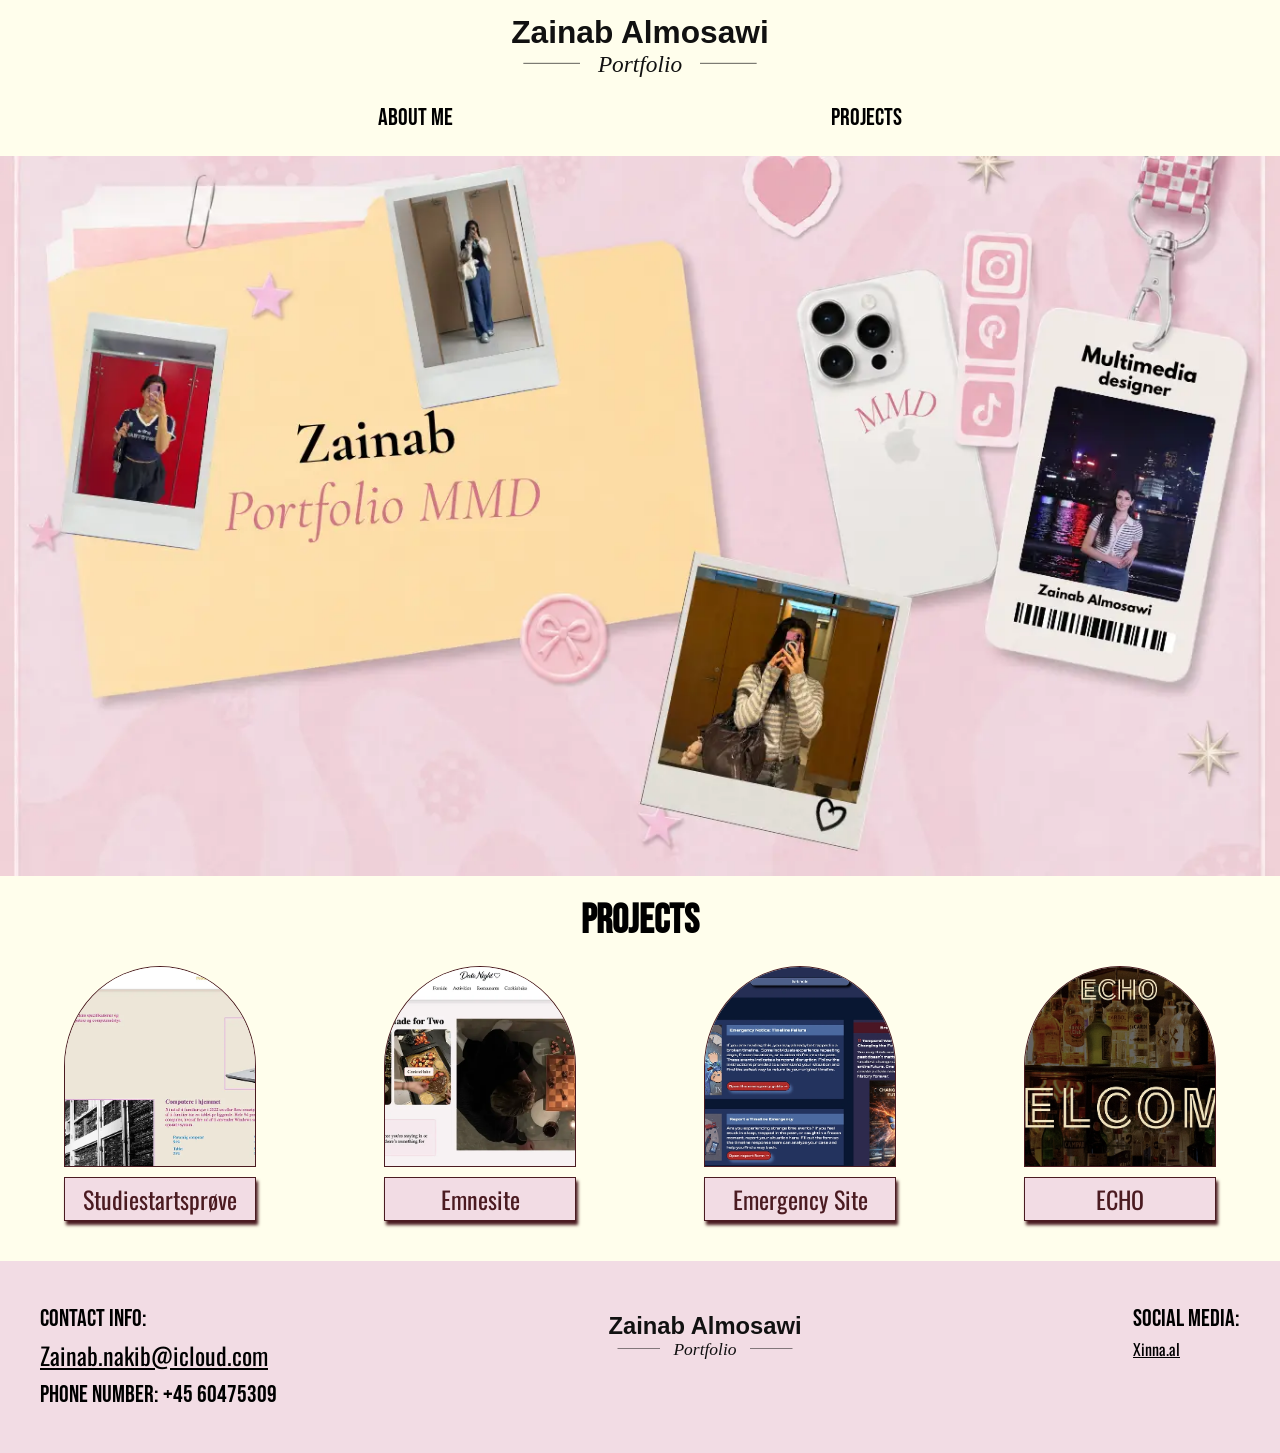
<file: index.html>
<!DOCTYPE html>
<html lang="en">

<head>
    <meta charset="UTF-8">
    <meta name="viewport" content="width=device-width, initial-scale=1.0">
    <title>podifolio</title>
    <link rel="stylesheet" href="css/style.css">
    <link rel="stylesheet" href="css/layout.css">
    <link rel="stylesheet" href="css/slide.css">
    <link rel="stylesheet" href="css/color.css">
</head>

<body>
    <header class="header_1">
        <nav>
            <div class="logo">
                <a href="index.html"><img src="tema 5 img/logo/Zainab_Almosawi_Transparent9_Logo.svg" alt="logo"></a>
            </div>

            <ul class="menu">
                <li><a href="aboutme.html">About me</a></li>

                <li class="dropDown"><a href="tema2.html">Projects</a>

                    <ul class="dropDownMenu">
                        <li><a href="tema2.html">Studiestartsprøve</a></li>
                        <li><a href="tema3.html">Emnesite</a></li>
                        <li><a href="tema4.html">Emergency Site</a></li>
                        <li><a href="tema5.html">ECHO</a></li>
                    </ul>
                </li>

            </ul>

            <button class="burger">
                <span class="line"></span>
                <span class="line"></span>
                <span class="line"></span>
            </button>
        </nav>

    </header>


    <main class="main_1">
        <div class="firstimg">
            <img src="tema 5 img/newimg/zainabfrontimg.webp" alt="">
        </div>
        <h1 class="index_h1">Projects</h1>

        <div class="slideshow-container">
            <div class="mySlides fade">
                <div class="img_curve">
                    <a href="tema2.html"><img src="tema 5 img/newimg/notsure.webp" alt="c2"></a>
                </div>
                <div class="text">
                    <a href="tema2.html">
                        <p>Studiestartsprøve</p>
                    </a>
                </div>
            </div>

            <div class="mySlides fade">
                <div class="img_curve">
                    <a href="tema3.html"><img src="tema 5 img/newimg/e1.webp" alt="e1"></a>
                </div>
                <div class="text">
                    <a href="tema3.html">
                        <p>Emnesite</p>
                    </a>
                </div>
            </div>

            <div class="mySlides fade">
                <div class="img_curve">
                    <a href="tema4.html"><img src="tema 5 img/newimg/m1.webp" alt="m1"></a>
                </div>
                <div class="text">
                    <a href="tema4.html">
                        <p>Emergency Site</p>
                    </a>
                </div>
            </div>

            <div class="mySlides fade">
                <div class="img_curve">
                    <a href="tema5.html"><img src="tema 5 img/newimg/echo1.webp" alt="echo1"></a>
                </div>
                <div class="text">
                    <a href="tema5.html">
                        <p>ECHO</p>
                    </a>
                </div>
            </div>
            <!-- Next and previous buttons -->
            <a class="prev" onclick="plusSlides(-1)">&#10094;</a>
            <a class="next" onclick="plusSlides(1)">&#10095;</a>
        </div>

        <!-- Next and previous buttons
        <a class="prev" onclick="plusSlides(-1)">&#10094;</a>
        <a class="next" onclick="plusSlides(1)">&#10095;</a>
 -->

        <!-- The dots/circles -->
        <div class="dots" style="text-align:center">
            <span class="dot" onclick="currentSlide(1)"></span>
            <span class="dot" onclick="currentSlide(2)"></span>
            <span class="dot" onclick="currentSlide(3)"></span>
            <span class="dot" onclick="currentSlide(4)"></span>

        </div>



    </main>


    <footer class="footer_1">
        <div>
            <p>Contact Info:</p>
            <p><a href="mailto:zainab.nakib@icloud.com">Zainab.nakib@icloud.com</a></p>
            <p> Phone number: +45 60475309</p>
        </div>

        <div class="blogo">
            <a href="index.html"><img src="tema 5 img/logo/Zainab_Almosawi_Transparent9_Logo.svg" alt="logo"></a>
        </div>

        <div>
            <p>Social media:</p>
            <a href="https://www.instagram.com/xinna.al/" target="_blank">Xinna.al </a>
        </div>
    </footer>
    <script src="js/menu.js"></script>
    <script src="js/slide.js"></script>
</body>

</html>
</file>
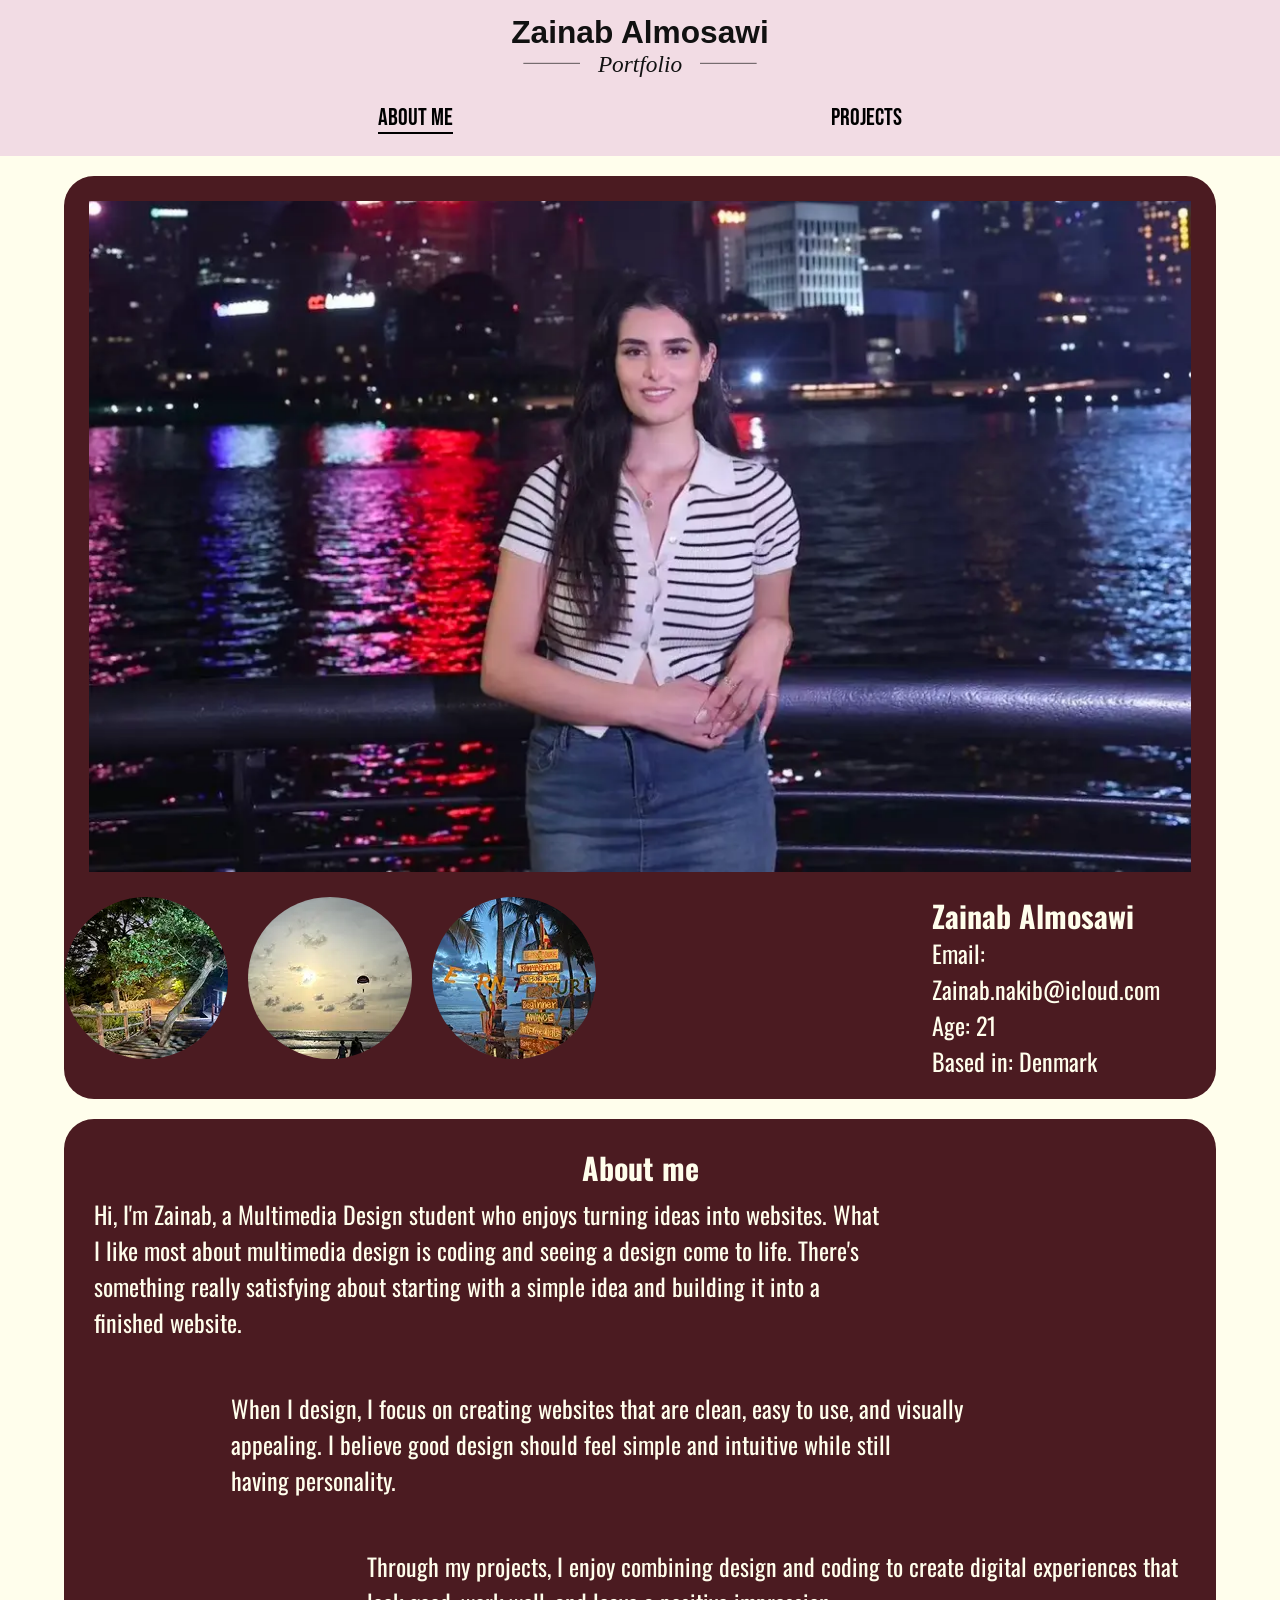
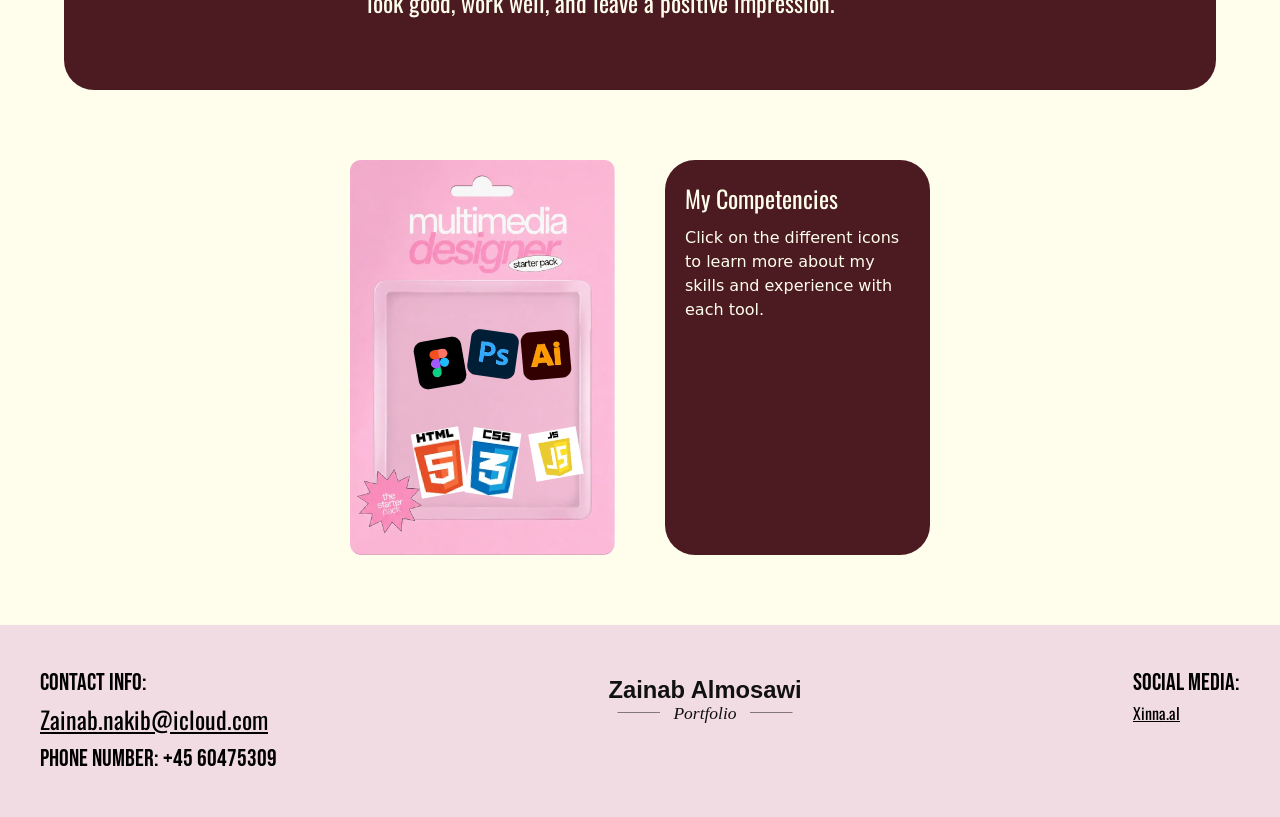
<file: aboutme.html>
<!DOCTYPE html>
<html lang="en">

<head>
    <meta charset="UTF-8">
    <meta name="viewport" content="width=device-width, initial-scale=1.0">
    <title>podifolio</title>
    <link rel="stylesheet" href="css/style.css">
    <link rel="stylesheet" href="css/layout.css">
    <link rel="stylesheet" href="css/slide.css">
    <link rel="stylesheet" href="css/color.css">
</head>

<body class="main_1">
    <header class="header_2">
        <nav>
            <div class="logo">
                <a href="index.html"><img src="tema 5 img/logo/Zainab_Almosawi_Transparent9_Logo.svg" alt="logo"></a>
            </div>

            <ul id="dropm" class="menu">
                <li class="active"><a href="aboutme.html">About me</a></li>

                <li class="dropDown"><a href="tema2.html">Projects</a>

                    <ul id="dropm" class="dropDownMenu">
                        <li><a href="tema2.html">Studiestartsprøve</a></li>
                        <li><a href="tema3.html">Emnesite</a></li>
                        <li><a href="tema4.html">Emergency Site</a></li>
                        <li><a href="tema5.html">ECHO</a></li>
                    </ul>
                </li>

            </ul>

            <button class="burger">
                <span class="line"></span>
                <span class="line"></span>
                <span class="line"></span>
            </button>
        </nav>

    </header>
    <main>
        <div class="big_red">
            <div class="red_img">
                <img src="tema 5 img/newimg/me.webp" alt="me">
            </div>

            <div class="grid_1-1">
                <div class="meimg">
                    <div>
                        <img src="tema 5 img/newimg/ab1.webp" alt="ab1">
                    </div>

                    <div>
                        <img src="tema 5 img/newimg/ab2.webp" alt="ab2">
                    </div>

                    <div>

                        <img src="tema 5 img/newimg/ab3.webp" alt="ab3">
                    </div>

                </div>
                <div class="info">
                    <h2>Zainab Almosawi</h2>
                    <p class="mail_me"> Email: <a href="mailto:zainab.nakib@icloud.com">Zainab.nakib@icloud.com</a></p>
                    <p>Age: 21</p>
                    <p>Based in: Denmark</p>
                </div>
            </div>
        </div>





        <div class="red_2">
            <h2>About me</h2>
            <div class="red_2_2">

                <div class="div_1">
                    <p>Hi, I'm Zainab, a Multimedia Design student who enjoys turning ideas into websites. What I like
                        most about multimedia
                        design is coding and seeing a design come to life. There's something really satisfying about
                        starting with a simple idea
                        and building it into a finished website.</p>
                </div>

                <div class="div_2">
                    <p>When I design, I focus on creating websites that are clean, easy to use, and visually appealing.
                        I
                        believe good design
                        should feel simple and intuitive while still having personality.</p>
                </div>

                <div class="div_3">
                    <p>Through my projects, I enjoy combining design and coding to create digital experiences that look
                        good, work well, and
                        leave a positive impression.</p>
                </div>
            </div>
        </div>



        <div>
            <!-- <h3 class="pac_h3">Click on the different icons to learn more about my skills and experience with each tool. -->
            </h3>
            <div class="design_pac">
                <div class="design_pack">
                    <img src="tema 5 img/newimg/designpac.webp" alt="design pack">

                    <img id="figma" class="icon figma" src="tema 5 img/newimg/figma.webp" alt="figma">
                    <img id="ps" class="icon ps" src="tema 5 img/newimg/ps.webp" alt="ps">
                    <img id="ai" class="icon ai" src="tema 5 img/newimg/ilo.webp" alt="illustrator">
                    <img id="html" class="icon html" src="tema 5 img/newimg/html.webp" alt="html">
                    <img id="css" class="icon css" src="tema 5 img/newimg/css.webp" alt="css">
                    <img id="js" class="icon js" src="tema 5 img/newimg/js.webp" alt="js">

                </div>
                <section class="info-text">

                    <article>
                        <p class="placeholder">My Competencies</p>
                    </article>
                    <aside id="efficiency" class="info-box"></aside>
                    <aside id="requirement" class="info-box">Click on the different icons to learn more about my skills
                        and experience with each tool.</aside>

                </section>
            </div>
        </div>



    </main>






    <footer class="footer_1">
        <div>
            <p>Contact Info:</p>
            <p><a href="mailto:zainab.nakib@icloud.com">Zainab.nakib@icloud.com</a></p>
            <p> Phone number: +45 60475309</p>
        </div>

        <div class="blogo">
            <a href="index.html"><img src="tema 5 img/logo/Zainab_Almosawi_Transparent9_Logo.svg" alt="logo"></a>
        </div>

        <div>
            <p>Social media:</p>
            <a class="insta" href="https://www.instagram.com/xinna.al/" target="_blank">Xinna.al </a>
        </div>
    </footer>
    <script src="js/menu.js"></script>
    <script src="js/slide.js"></script>
    <script src="js/design_pac.js"></script>
</body>

</html>
</file>
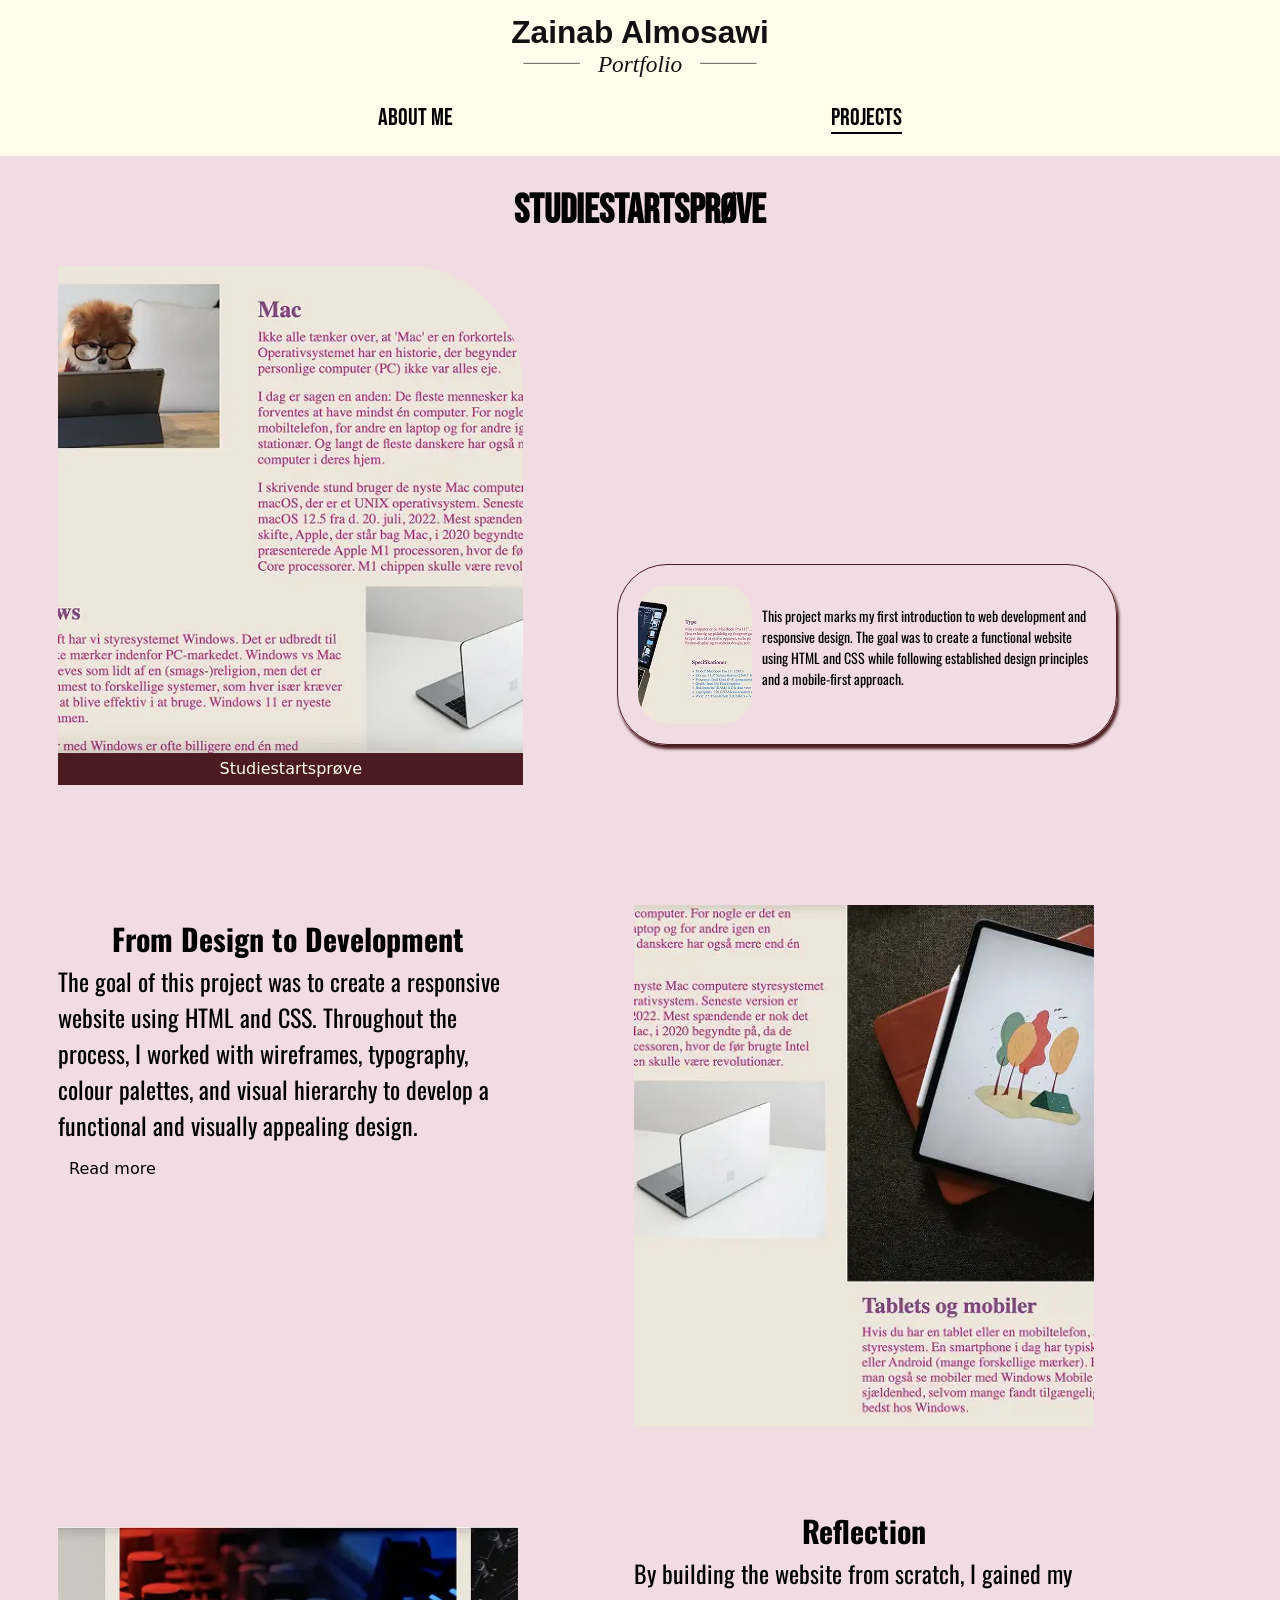
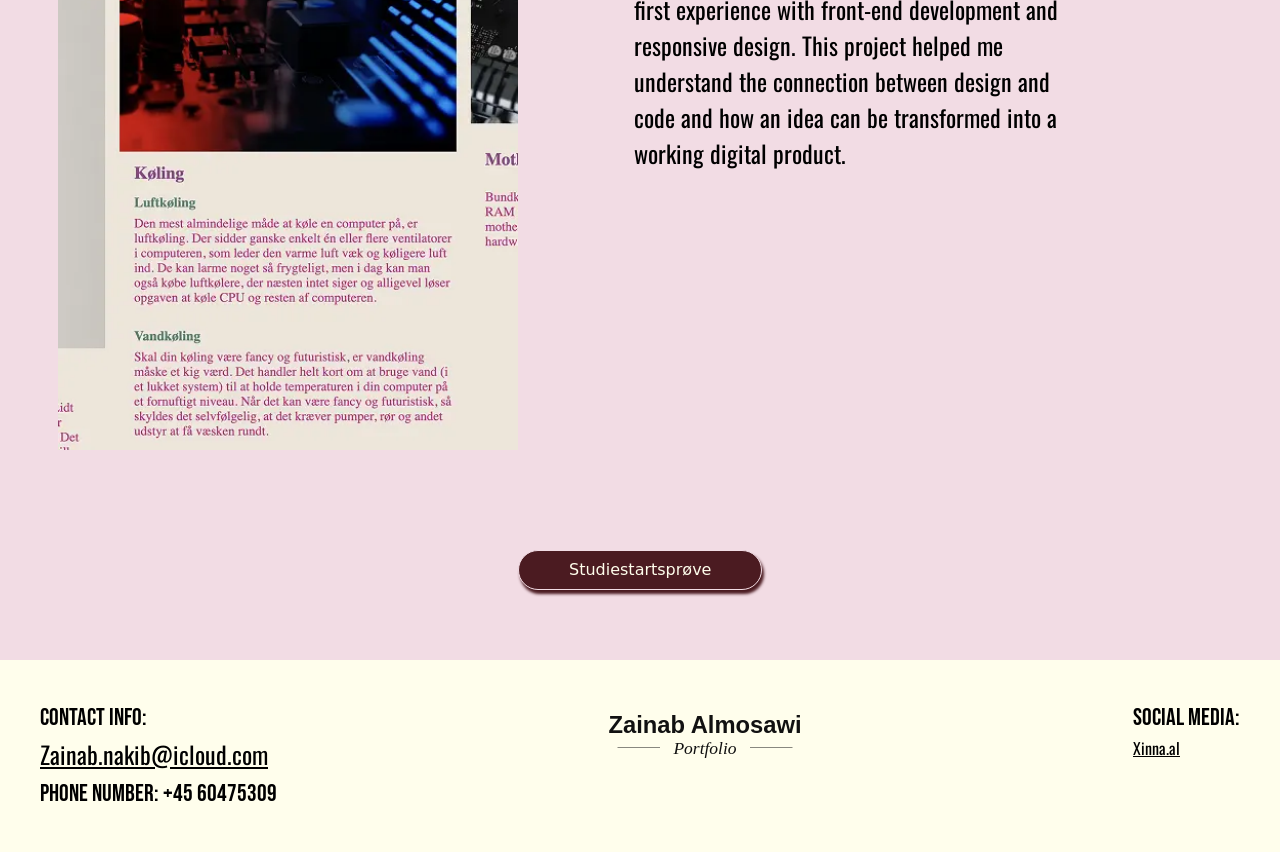
<file: tema2.html>
<!DOCTYPE html>
<html lang="en">

<head>
    <meta charset="UTF-8">
    <meta name="viewport" content="width=device-width, initial-scale=1.0">

    <title>tema2</title>
    <link rel="stylesheet" href="css/style.css">
    <link rel="stylesheet" href="css/layout.css">
    <link rel="stylesheet" href="css/color.css">
</head>

<body>
    <header class="header_1">
        <nav>
            <div class="logo">
                <a href="index.html"><img src="tema 5 img/logo/Zainab_Almosawi_Transparent9_Logo.svg" alt="logo"></a>
            </div>

            <ul class="menu">
                <li><a href="aboutme.html">About me</a></li>

                <li id="active" class="dropDown"><a href="tema2.html">Projects</a>

                    <ul class="dropDownMenu">
                        <li class="active"><a href="tema2.html">Studiestartsprøve</a></li>
                        <li><a href="tema3.html">Emnesite</a></li>
                        <li><a href="tema4.html">Emergency Site</a></li>
                        <li><a href="tema5.html">ECHO</a></li>
                    </ul>
                </li>

            </ul>

            <button class="burger">
                <span class="line"></span>
                <span class="line"></span>
                <span class="line"></span>
            </button>
        </nav>

    </header>


    <main class="main_2">
        <h1 class="h1_2">Studiestartsprøve</h1>
        <div class="ver1">
            <div class="ver1_2">
                <div class="imgver1">
                    <img src="tema 5 img/newimg/c2.webp" alt="c2">
                </div>

                <div class="link">
                    <a href="https://zaina1008.github.io/website_v1/" target="_blank">
                        <div>Studiestartsprøve</div>
                    </a>
                </div>
            </div>


            <div class="ver1_3">
                <div><img src="tema 5 img/newimg/c5.webp" alt="c5"></div>

                <div>
                    <p class="ver1_p">This project marks my first introduction to web development and responsive design.
                        The goal
                        was to create a functional
                        website using HTML and CSS while following established design principles and a mobile-first
                        approach.</p>
                </div>
            </div>

        </div>


        <div class="ver2">
            <div class="ver2_1"><img src="tema 5 img/newimg/c3.webp" alt="c3">
            </div>

            <div class="ver2_2">
                <h2>From Design to Development</h2>
                <p>The goal of this project was to create a responsive website using HTML and CSS. Throughout the
                    process, I worked with
                    wireframes, typography, colour palettes, and visual hierarchy to develop a functional and
                    visually
                    appealing design. <span id="dots"></span> <span id="more">By building the website from
                        scratch, I
                        gained my
                        first experience with front-end development
                        and
                        responsive design.
                        This project helped me understand the connection between design and code and how an idea can be
                        transformed into a
                        working digital product.</span></p>
                <button onclick="myFunction()" id="myBtn">Read more</button>

            </div>
        </div>



        <div class="ver2">
            <div class="ver2_1_1"><img src="tema 5 img/newimg/c4.webp" alt="c4">
            </div>

            <div class="ver2_2_2">
                <h2>Reflection</h2>
                <p>By building the website from scratch, I gained my first experience with front-end development and
                    responsive design.
                    This project helped me understand the connection between design and code and how an idea can be
                    transformed into a
                    working digital product.
                </p>

            </div>
        </div>

        <div class="link_2">
            <a href="https://zaina1008.github.io/website_v1/" target="_blank">Studiestartsprøve</a>
        </div>

    </main>



    <footer class="footer_2">
        <div>
            <p>Contact Info:</p>
            <p><a href="mailto:zainab.nakib@icloud.com">Zainab.nakib@icloud.com</a></p>
            <p> Phone number: +45 60475309</p>
        </div>

        <div class="blogo">
            <a href="index.html"><img src="tema 5 img/logo/Zainab_Almosawi_Transparent9_Logo.svg" alt="logo"></a>
        </div>

        <div>
            <p>Social media:</p>
            <a href="https://www.instagram.com/xinna.al/" target="_blank">Xinna.al </a>
        </div>
    </footer>
    <script src="js/menu.js"></script>
    <script src="js/readmore.js"></script>
</body>

</html>
</file>
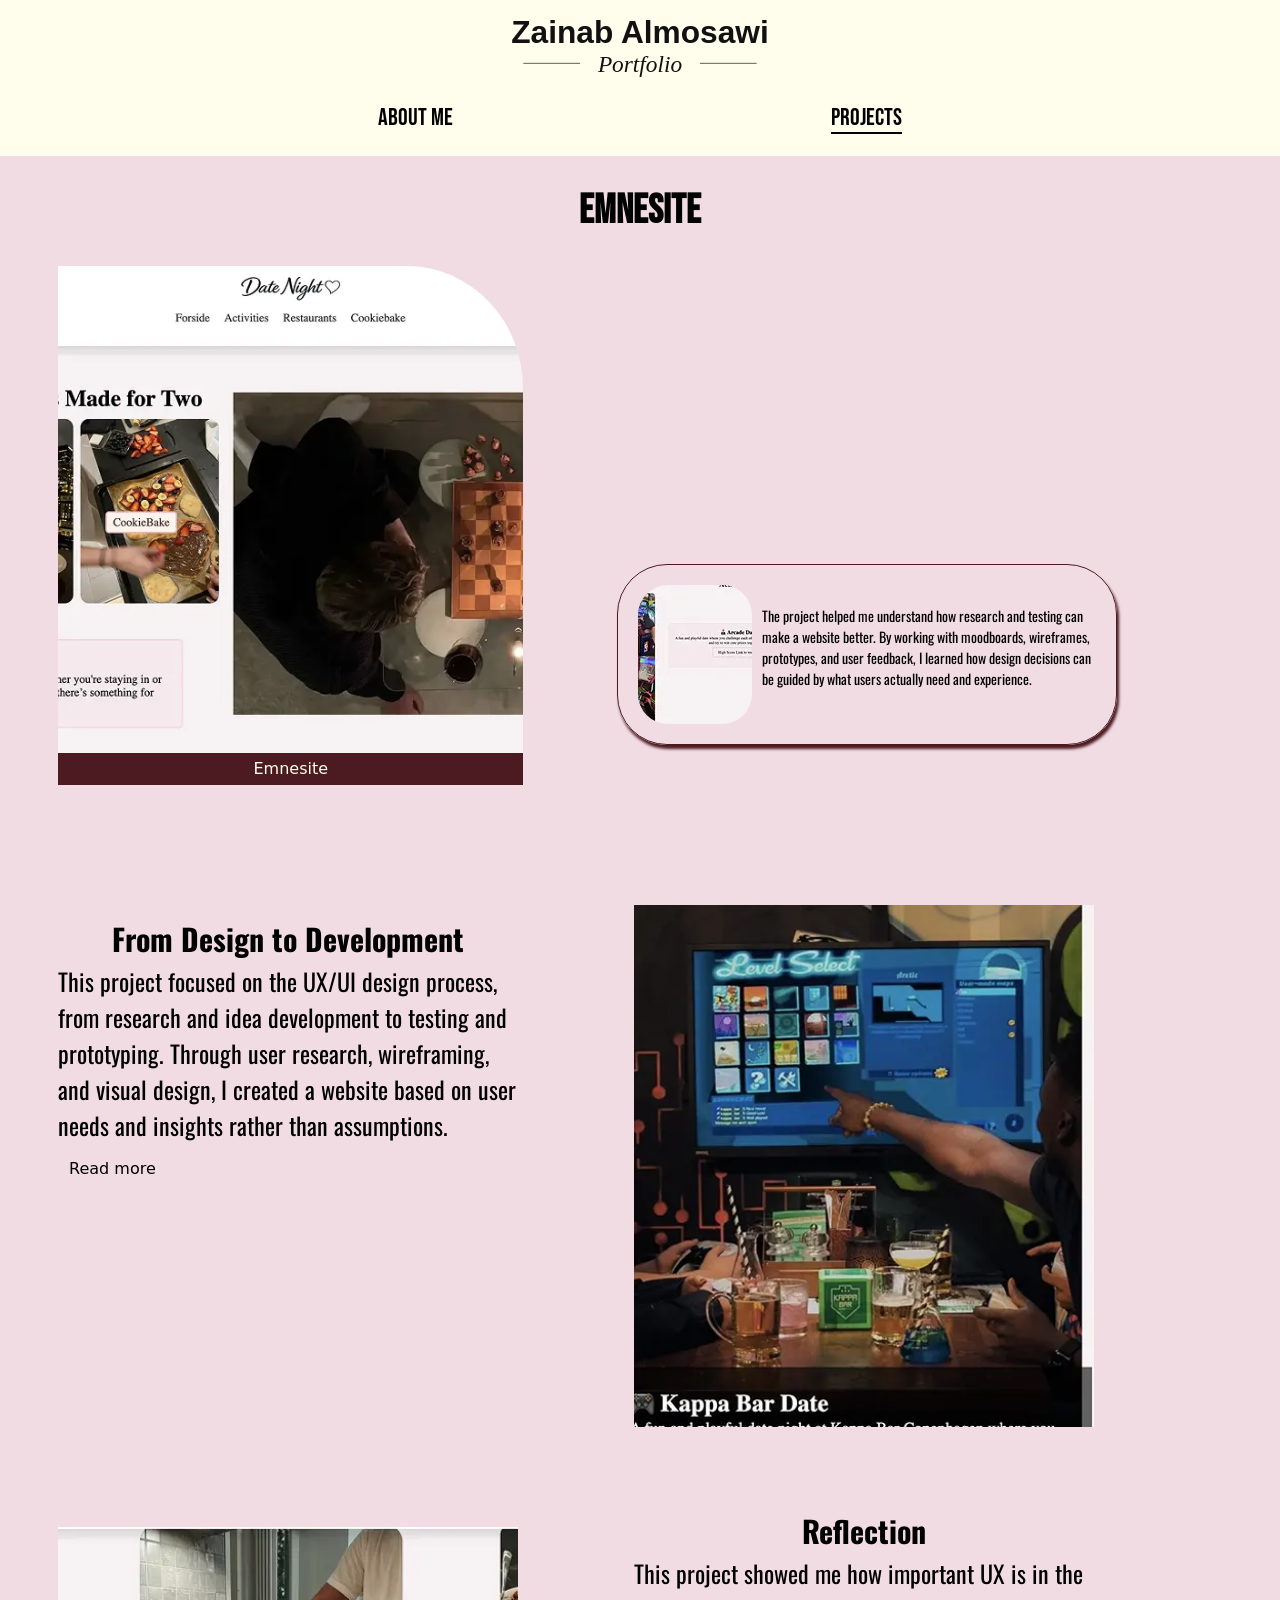
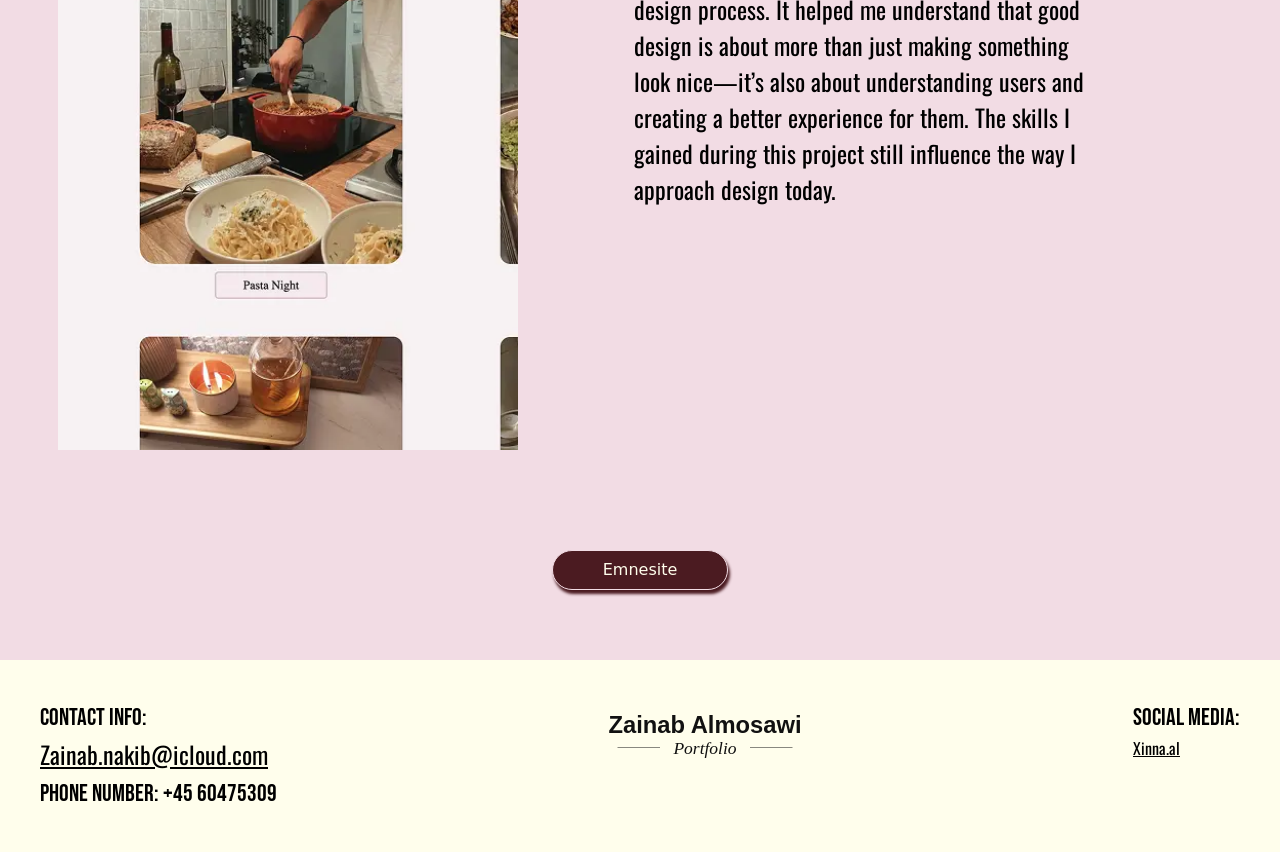
<file: tema3.html>
<!DOCTYPE html>
<html lang="en">

<head>
    <meta charset="UTF-8">
    <meta name="viewport" content="width=device-width, initial-scale=1.0">

    <title>tema2</title>
    <link rel="stylesheet" href="css/style.css">
    <link rel="stylesheet" href="css/layout.css">
    <link rel="stylesheet" href="css/color.css">
</head>

<body>
    <header class="header_1">
        <nav>
            <div class="logo">
                <a href="index.html"><img src="tema 5 img/logo/Zainab_Almosawi_Transparent9_Logo.svg" alt="logo"></a>
            </div>

            <ul class="menu">
                <li><a href="aboutme.html">About me</a></li>

                <li id="active" class="dropDown"><a href="tema2.html">Projects</a>

                    <ul class="dropDownMenu">
                        <li><a href="tema2.html">Studiestartsprøve</a></li>
                        <li class="active"><a href="tema3.html">Emnesite</a></li>
                        <li><a href="tema4.html">Emergency Site</a></li>
                        <li><a href="tema5.html">ECHO</a></li>
                    </ul>
                </li>

            </ul>

            <button class="burger">
                <span class="line"></span>
                <span class="line"></span>
                <span class="line"></span>
            </button>
        </nav>

    </header>


    <main class="main_2">
        <h1 class="h1_2">Emnesite</h1>
        <div class="ver1">
            <div class="ver1_2">
                <div class="imgver1">
                    <img src="tema 5 img/newimg/e1.webp" alt="e1">
                </div>

                <div class="link">
                    <a href="https://zaina1008.github.io/-03.01.01-Emnesite/" target="_blank">
                        <div>Emnesite</div>
                    </a>
                </div>
            </div>


            <div class="ver1_3">
                <div><img src="tema 5 img/newimg/test1.webp" alt="e2"></div>

                <div>
                    <p class="ver1_p">The project helped me understand how research and testing can make a website
                        better. By working with moodboards,
                        wireframes, prototypes, and user feedback, I learned how design decisions can be guided by what
                        users actually need and
                        experience.</p>
                </div>
            </div>

        </div>


        <div class="ver2">
            <div class="ver2_1"><img src="tema 5 img/newimg/e3.webp" alt="e3">
            </div>

            <div class="ver2_2">
                <h2>From Design to Development</h2>
                <p>This project focused on the UX/UI design process, from research and idea development to testing and
                    prototyping. Through
                    user research, wireframing, and visual design, I created a website based on user needs and insights
                    rather than
                    assumptions.
                    <span id="dots"></span> <span id="more">Working through each stage of the design process helped me
                        understand how research can guide design decisions and
                        contribute to a more user-friendly and effective final product.</span>
                </p>
                <button onclick="myFunction()" id="myBtn">Read more</button>

            </div>
        </div>



        <div class="ver2">
            <div class="ver2_1_1"><img src="tema 5 img/newimg/e4.webp" alt="e4">
            </div>

            <div class="ver2_2_2">
                <h2>Reflection</h2>
                <p>This project showed me how important UX is in the design process. It helped me understand that good
                    design is about more
                    than just making something look nice—it’s also about understanding users and creating a better
                    experience for them. The
                    skills I gained during this project still influence the way I approach design today.
                </p>

            </div>
        </div>

        <div class="link_2">
            <a href="https://zaina1008.github.io/-03.01.01-Emnesite/" target="_blank">Emnesite</a>
        </div>

    </main>



    <footer class="footer_2">
        <div>
            <p>Contact Info:</p>
            <p><a href="mailto:zainab.nakib@icloud.com">Zainab.nakib@icloud.com</a></p>
            <p> Phone number: +45 60475309</p>
        </div>

        <div class="blogo">
            <a href="index.html"><img src="tema 5 img/logo/Zainab_Almosawi_Transparent9_Logo.svg" alt="logo"></a>
        </div>

        <div>
            <p>Social media:</p>
            <a href="https://www.instagram.com/xinna.al/" target="_blank">Xinna.al </a>
        </div>
    </footer>
    <script src="js/menu.js"></script>
    <script src="js/readmore.js"></script>
</body>

</html>
</file>
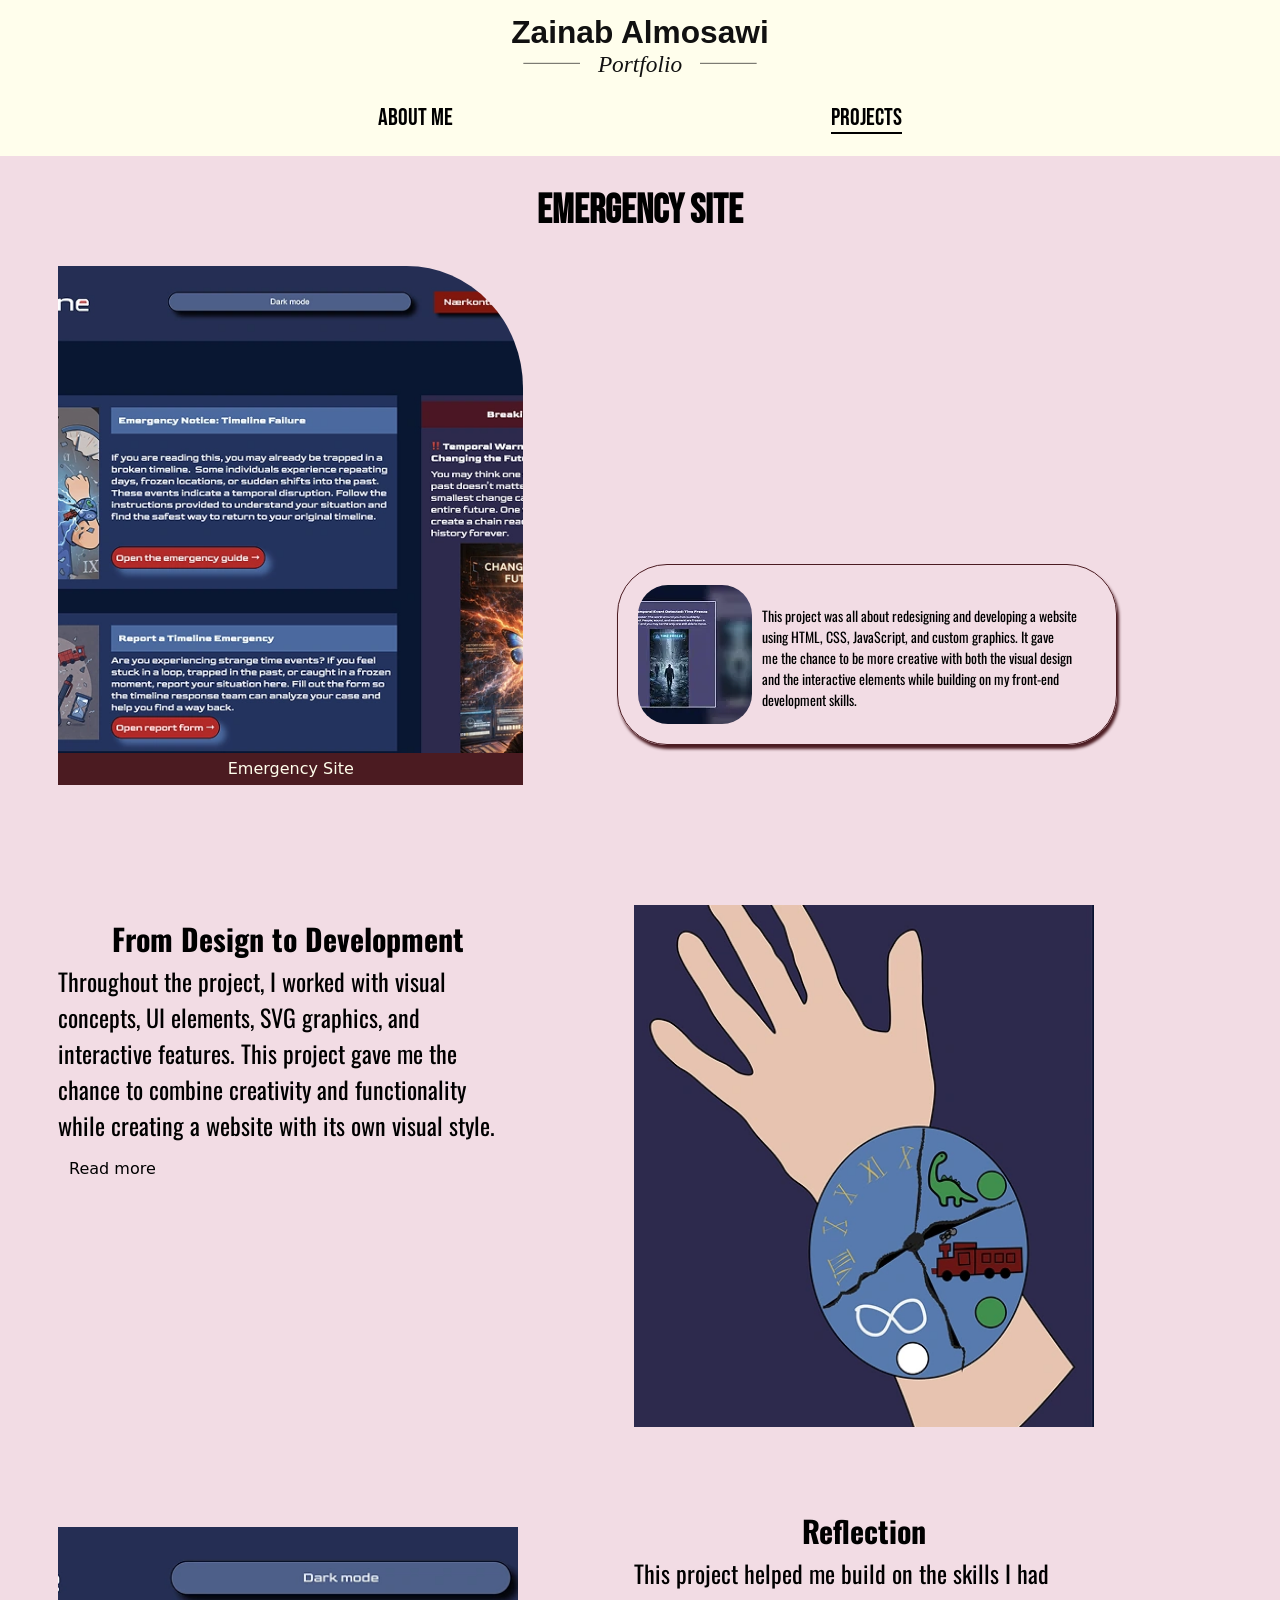
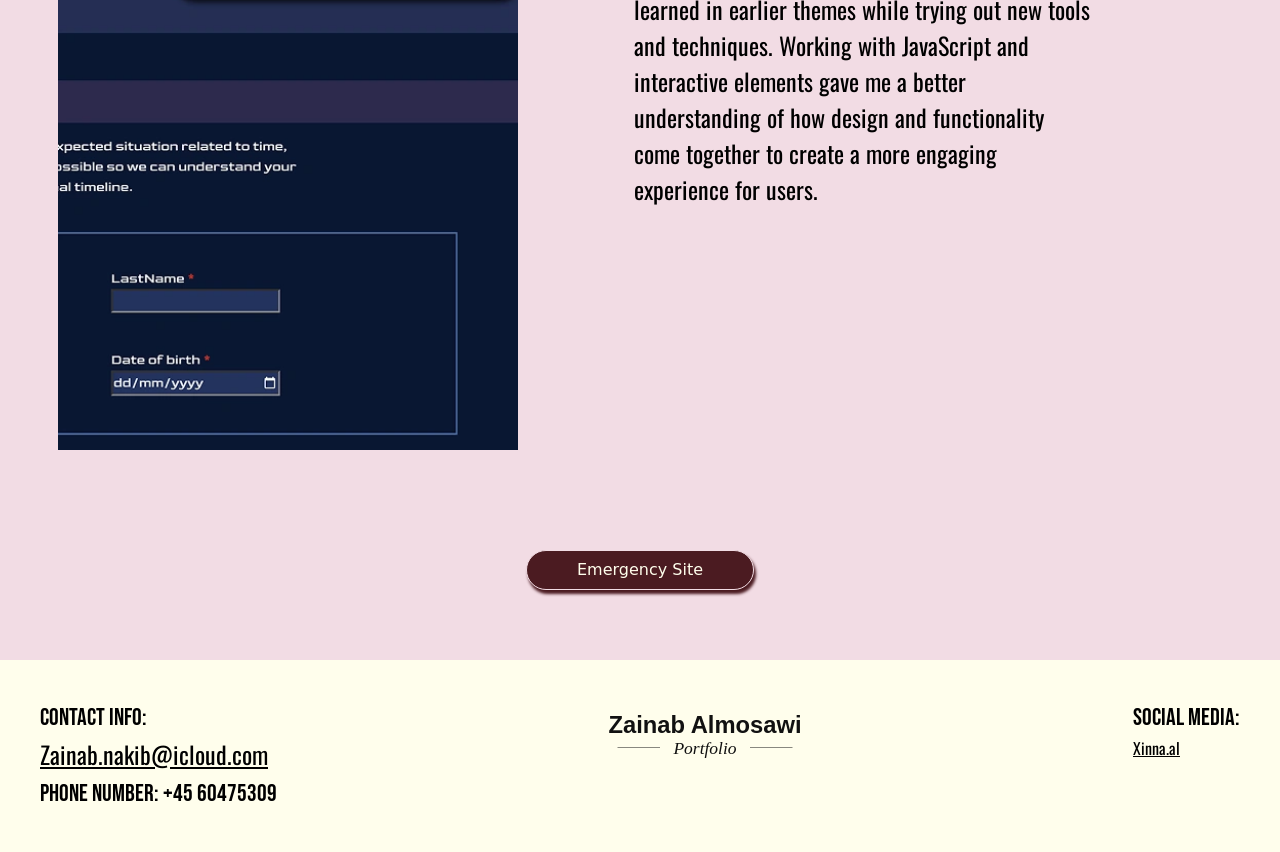
<file: tema4.html>
<!DOCTYPE html>
<html lang="en">

<head>
    <meta charset="UTF-8">
    <meta name="viewport" content="width=device-width, initial-scale=1.0">

    <title>tema2</title>
    <link rel="stylesheet" href="css/style.css">
    <link rel="stylesheet" href="css/layout.css">
    <link rel="stylesheet" href="css/color.css">
</head>

<body>
    <header class="header_1">
        <nav>
            <div class="logo">
                <a href="index.html"><img src="tema 5 img/logo/Zainab_Almosawi_Transparent9_Logo.svg" alt="logo"></a>
            </div>

            <ul class="menu">
                <li><a href="aboutme.html">About me</a></li>

                <li id="active" class="dropDown"><a href="tema2.html">Projects</a>

                    <ul class="dropDownMenu">
                        <li><a href="tema2.html">Studiestartsprøve</a></li>
                        <li><a href="tema3.html">Emnesite</a></li>
                        <li class="active"><a href="tema4.html">Emergency Site</a></li>
                        <li><a href="tema5.html">ECHO</a></li>
                    </ul>
                </li>

            </ul>

            <button class="burger">
                <span class="line"></span>
                <span class="line"></span>
                <span class="line"></span>
            </button>
        </nav>

    </header>


    <main class="main_2">
        <h1 class="h1_2">Emergency Site</h1>
        <div class="ver1">
            <div class="ver1_2">
                <div class="imgver1">
                    <img src="tema 5 img/newimg/m1.webp" alt="m1">
                </div>

                <div class="link">
                    <a href="https://zaina1008.github.io/emergency-site/" target="_blank">
                        <div>Emergency Site</div>
                    </a>
                </div>
            </div>


            <div class="ver1_3">
                <div><img src="tema 5 img/newimg/test2.webp" alt="m2"></div>

                <div>
                    <p class="ver1_p">This project was all about redesigning and developing a website using HTML, CSS,
                        JavaScript, and custom graphics. It
                        gave me the chance to be more creative with both the visual design and the interactive elements
                        while building on my
                        front-end development skills.</p>
                </div>
            </div>

        </div>


        <div class="ver2">
            <div class="ver2_1"><img src="tema 5 img/newimg/m3.webp" alt="m3">
            </div>

            <div class="ver2_2">
                <h2>From Design to Development</h2>
                <p>Throughout the project, I worked with visual concepts, UI elements, SVG graphics, and interactive
                    features. This project
                    gave me the chance to combine creativity and functionality while creating a website with its own
                    visual style. <span id="dots"></span> <span id="more">It also helped me understand how design and
                        interactive elements can work together to make a website more engaging and
                        easier to use.</span></p>
                <button onclick="myFunction()" id="myBtn">Read more</button>

            </div>
        </div>



        <div class="ver2">
            <div class="ver2_1_1"><img src="tema 5 img/newimg/m4.webp" alt="m4">
            </div>

            <div class="ver2_2_2">
                <h2>Reflection</h2>
                <p>This project helped me build on the skills I had learned in earlier themes while trying out new tools
                    and techniques.
                    Working with JavaScript and interactive elements gave me a better understanding of how design and
                    functionality come
                    together to create a more engaging experience for users.
                </p>

            </div>
        </div>

        <div class="link_2">
            <a href="https://zaina1008.github.io/emergency-site/" target="_blank">Emergency Site</a>
        </div>

    </main>



    <footer class="footer_2">
        <div>
            <p>Contact Info:</p>
            <p><a href="mailto:zainab.nakib@icloud.com">Zainab.nakib@icloud.com</a></p>
            <p> Phone number: +45 60475309</p>
        </div>

        <div class="blogo">
            <a href="index.html"><img src="tema 5 img/logo/Zainab_Almosawi_Transparent9_Logo.svg" alt="logo"></a>
        </div>

        <div>
            <p>Social media:</p>
            <a href="https://www.instagram.com/xinna.al/" target="_blank">Xinna.al </a>
        </div>
    </footer>
    <script src="js/menu.js"></script>
    <script src="js/readmore.js"></script>
</body>

</html>
</file>
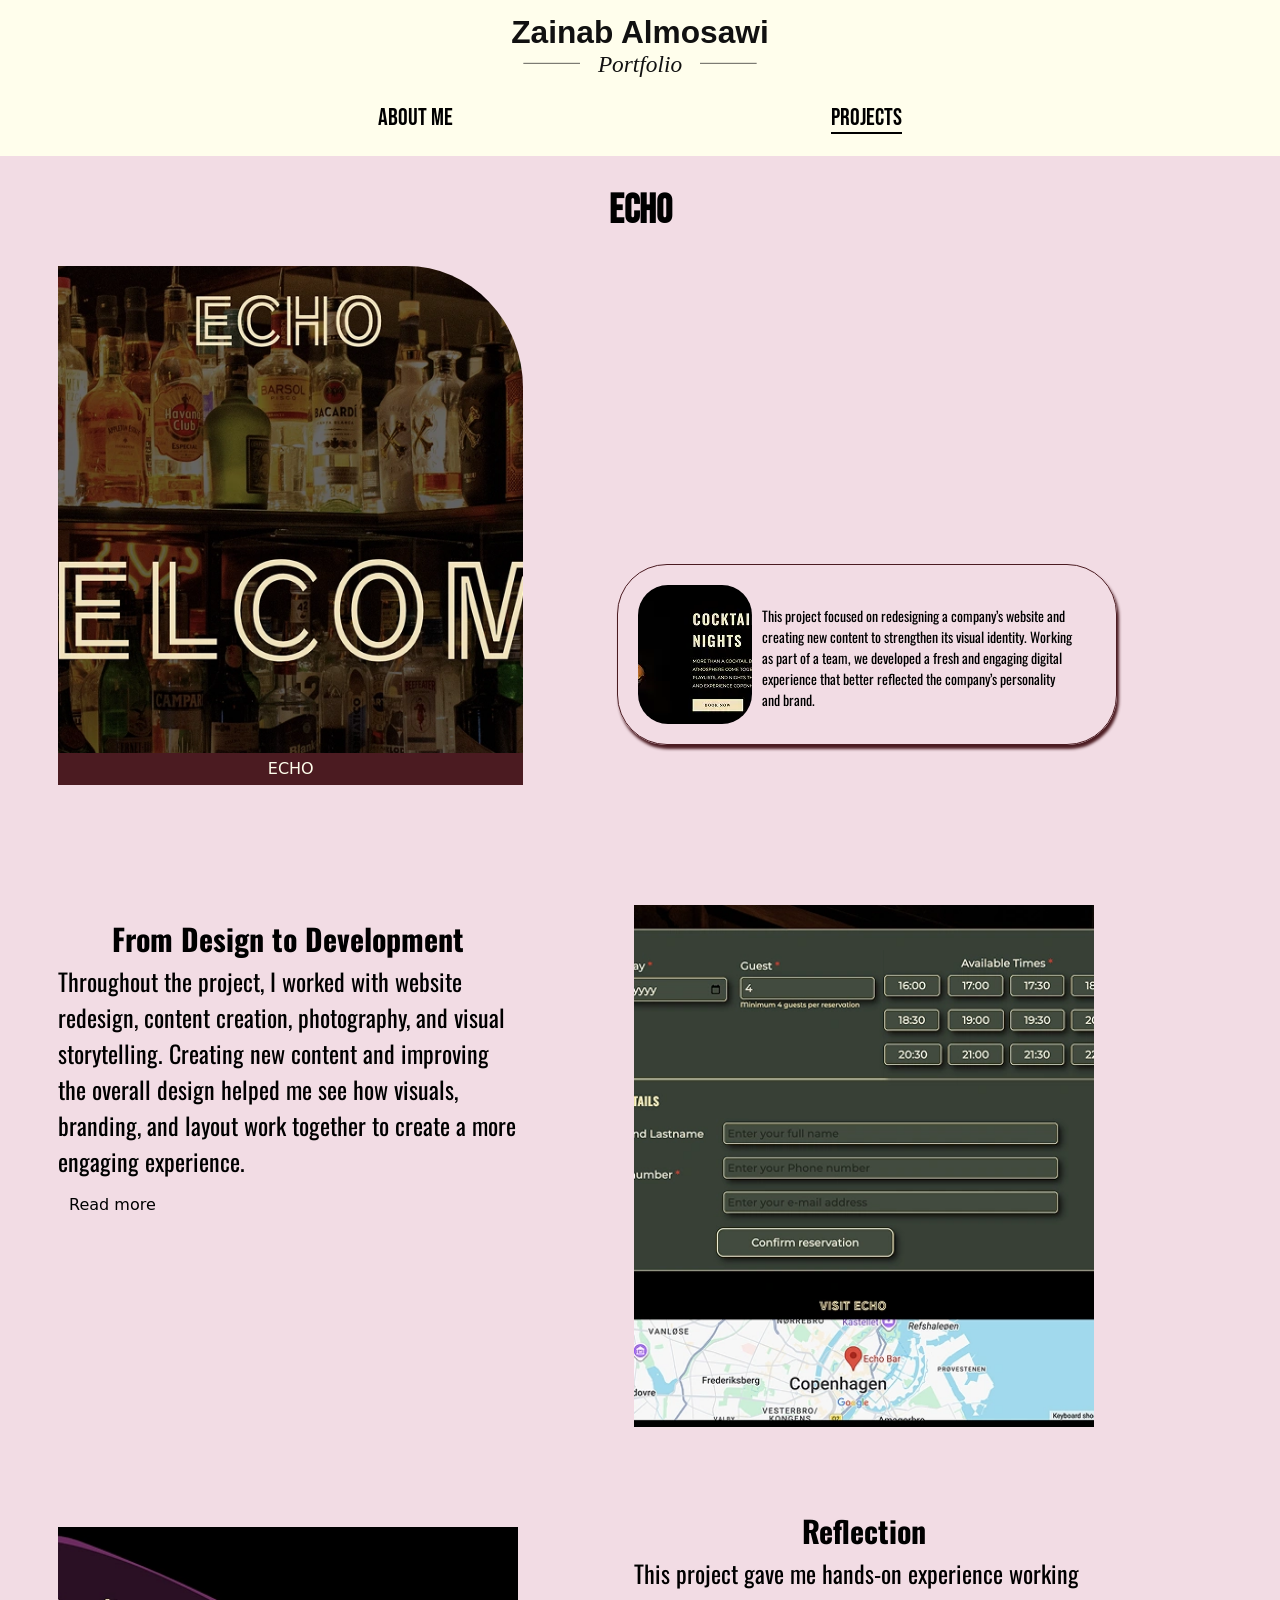
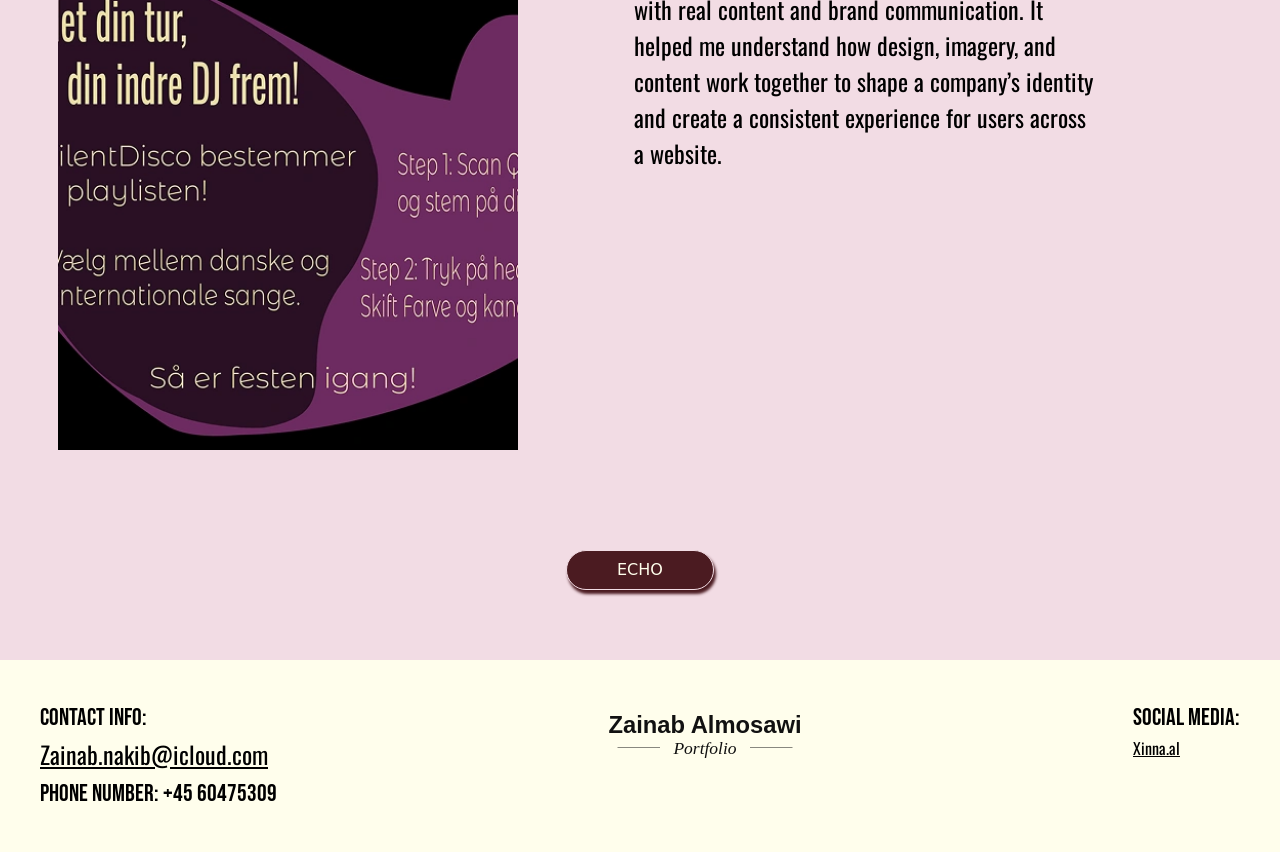
<file: tema5.html>
<!DOCTYPE html>
<html lang="en">

<head>
    <meta charset="UTF-8">
    <meta name="viewport" content="width=device-width, initial-scale=1.0">

    <title>tema2</title>
    <link rel="stylesheet" href="css/style.css">
    <link rel="stylesheet" href="css/layout.css">
    <link rel="stylesheet" href="css/color.css">
</head>

<body>
    <header class="header_1">
        <nav>
            <div class="logo">
                <a href="index.html"><img src="tema 5 img/logo/Zainab_Almosawi_Transparent9_Logo.svg" alt="logo"></a>
            </div>

            <ul class="menu">
                <li><a href="aboutme.html">About me</a></li>

                <li id="active" class="dropDown"><a href="tema2.html">Projects</a>

                    <ul class="dropDownMenu">
                        <li><a href="tema2.html">Studiestartsprøve</a></li>
                        <li><a href="tema3.html">Emnesite</a></li>
                        <li><a href="tema4.html">Emergency Site</a></li>
                        <li class="active"><a href="tema5.html">ECHO</a></li>
                    </ul>
                </li>

            </ul>

            <button class="burger">
                <span class="line"></span>
                <span class="line"></span>
                <span class="line"></span>
            </button>
        </nav>

    </header>


    <main class="main_2">
        <h1 class="h1_2">ECHO</h1>
        <div class="ver1">
            <div class="ver1_2">
                <div class="imgver1">
                    <img src="tema 5 img/newimg/echo1.webp" alt="echo1">
                </div>

                <div class="link">
                    <a href="https://zaina1008.github.io/echobarsite/index.html" target="_blank">
                        <div>ECHO</div>
                    </a>
                </div>
            </div>


            <div class="ver1_3">
                <div><img src="tema 5 img/newimg/test3.webp" alt="echo2"></div>

                <div>
                    <p class="ver1_p">This project focused on redesigning a company’s website and creating new content
                        to strengthen its visual identity.
                        Working as part of a team, we developed a fresh and engaging digital experience that better
                        reflected the company’s
                        personality and brand.</p>
                </div>
            </div>

        </div>


        <div class="ver2">
            <div class="ver2_1"><img src="tema 5 img/newimg/echo3.webp" alt="echo3">
            </div>

            <div class="ver2_2">
                <h2>From Design to Development</h2>
                <p>Throughout the project, I worked with website redesign, content creation, photography, and visual
                    storytelling. Creating
                    new content and improving the overall design helped me see how visuals, branding, and layout work
                    together to create a
                    more engaging experience. <span id="dots"></span> <span id="more">It also gave me a better
                        understanding of how design can communicate a brand’s personality and connect with its
                        audience.</span></p>
                <button onclick="myFunction()" id="myBtn">Read more</button>

            </div>
        </div>



        <div class="ver2">
            <div class="ver2_1_1"><img src="tema 5 img/newimg/echo4.webp" alt="echo4">
            </div>

            <div class="ver2_2_2">
                <h2>Reflection</h2>
                <p>This project gave me hands-on experience working with real content and brand communication. It helped
                    me understand how
                    design, imagery, and content work together to shape a company’s identity and create a consistent
                    experience for users
                    across a website.
                </p>

            </div>
        </div>

        <div class="link_2">
            <a href="https://zaina1008.github.io/echobarsite/index.html" target="_blank">ECHO</a>
        </div>

    </main>



    <footer class="footer_2">
        <div>
            <p>Contact Info:</p>
            <p><a href="mailto:zainab.nakib@icloud.com">Zainab.nakib@icloud.com</a></p>
            <p> Phone number: +45 60475309</p>
        </div>

        <div class="blogo">
            <a href="index.html"><img src="tema 5 img/logo/Zainab_Almosawi_Transparent9_Logo.svg" alt="logo"></a>
        </div>

        <div>
            <p>Social media:</p>
            <a href="https://www.instagram.com/xinna.al/" target="_blank">Xinna.al </a>
        </div>
    </footer>
    <script src="js/menu.js"></script>
    <script src="js/readmore.js"></script>
</body>

</html>
</file>
<file: css/style.css>
/* ------------- header--------------- */

.logo {
  width: 400px;
  margin: auto;
}
.menu {
  list-style: none;
}

.menu a {
  text-decoration: none;
  color: black;
}
.dropDownMenu {
  list-style: none;
}

.blogo {
  display: none;
}
footer {
  display: flex;
  flex-direction: row;
  justify-content: space-between;
  padding: 40px;
}

.header_1 {
  background-color: var(--color-bg1);
  padding-bottom: 20px;
}
.header_2 {
  padding-bottom: 20px;
}

.footer_1 {
  background-color: var(--color-bg2);
}
.main_1 {
  background-color: var(--color-bg1);
}

/* -------------- first pagee -------------- */
.index_h1 {
  width: fit-content;
  margin: auto;
  padding: 20px;
}

/* ------------------------------ tema 2 ----------------------------------- */
.h1_2 {
  width: fit-content;
  margin: auto;
  margin-bottom: 30px;
}
.imgver1 {
  width: 80%;
  margin: auto;
}
.imgver1 img {
  border-top-right-radius: 25%;
}

.link,
.link_2 {
  width: 80%;

  margin: auto;
  text-align: center;
  margin-bottom: 20px;
  background-color: var(--color-bg3);
  padding: 4px;
  position: sticky;
  top: 0;
}

.link:hover {
  scale: 1.05;
}
.link_2:hover {
  scale: 1.1;
}

.link a {
  text-decoration: none;
  color: var(--color-bg1);
}
.link_2 a {
  text-decoration: none;
  color: var(--color-bg1);
}
.link_2 {
  width: fit-content;
  padding: 7px;
  padding-inline: 50px;
  border-radius: 30px;
  box-shadow: 2px 4px 3px var(--color-bg3);
  border: 1px solid var(--color-bg2);
  margin-bottom: 40px;
}

.ver1_3 {
  border: 1px solid var(--color-bg3);
  width: 80%;
  margin: auto;
  display: grid;
  grid-template-columns: auto auto;
  padding: 20px;
  border-radius: 50px;
  box-shadow: 2px 4px 3px var(--color-bg3);
  gap: 10px;
  margin-bottom: 60px;
}
.ver1_3 img {
  border-radius: 30px;
}
.ver1_3 p {
  font-size: small;
}

.ver2 img {
  width: 80%;
  margin: auto;
}
.ver2_2 h2 {
  margin: auto;
  width: fit-content;
  margin-top: 15px;
  margin-bottom: 5px;
}

.p2 {
  padding-top: 10px;
}

.ver2_2 p {
  margin: auto;
  width: 80%;
}

button {
  margin-top: 10px;
  margin-left: 50px;
  padding: 3px;
  border: 1px solid var(--color-bg2);
}
button:hover {
  scale: 1.1;
}

#more {
  display: none;
  margin-top: 15px;
}

.ver2_2 {
  height: auto;
  margin-bottom: 60px;
}
p {
  font-family: var(--font-1);
}

.ver2_2_2 {
  margin: auto;
  width: 80%;
  margin-bottom: 30px;
}

.ver2_2_2 h2 {
  margin: auto;
  width: fit-content;
  margin-top: 15px;
  margin-bottom: 5px;
}

.main_2 {
  background-color: var(--color-bg2);
  padding-block: 30px;
}
.footer_2 {
  background-color: var(--color-bg1);
}

/* ------------------about me----------------------- */
.big_red {
  width: 90%;
  margin: auto;
  background-color: var(--color-bg3);
  margin-bottom: 20px;
  border-radius: 30px;
  position: relative;
  padding-bottom: 20px;
  margin-top: 20px;
}
.red_img {
  margin: auto;
  position: relative;
}
.red_img img {
  padding: 25px;
}

.meimg img {
  border-radius: 100%;
}

.meimg {
  display: flex;
  flex-direction: row;
}

.grid_1-1 {
  display: grid;
  grid-template-columns: 2fr 1fr;
  width: fit-content;
  margin: auto;
}

.info {
  grid-template-columns: 3/5;
  color: var(--color-bg1);
}
.mail_me a {
  text-decoration: none;
  color: var(--color-bg1);
}

.red_2 {
  background-color: var(--color-bg3);
  color: var(--color-bg1);
  width: 90%;
  margin: auto;
  margin-bottom: 40px;
  padding: 30px;
  border-radius: 30px;
}
.red_2 h2 {
  width: fit-content;
  margin: auto;
  margin-bottom: 10px;
}
.red_2 div {
  margin-bottom: 20px;
}

.pac_h3 {
  width: 80%;
  margin: auto;
  /* font-size: 15px; */
}

.design_pac {
  width: 90%;
  /* background-color: var(--color-bg3); */
  margin: auto;
  padding: 30px;
  display: grid;
  grid-template-columns: 1fr 1fr;
  border-radius: 30px;
  margin-bottom: 40px;
  gap: 50px;
}

.design_pack {
  position: relative;
  width: fit-content;
  margin: auto;
}

.design_pack > img:first-child {
  width: 100%;
}

.icon {
  position: absolute;
  width: 50px;
}
.figma {
  top: 32%;
  left: 25%;
}

.ps {
  top: 30%;
  left: 45%;
}

.ai {
  top: 30%;
  left: 65%;
}

.html {
  top: 55%;
  left: 25%;
}

.css {
  top: 55%;
  left: 45%;
}

.js {
  top: 55%;
  left: 65%;
}

.figma {
  transform: rotate(-10deg);
}
.ps {
  transform: rotate(8deg);
}
.ai {
  transform: rotate(-5deg);
}
.html {
  transform: rotate(-10deg);
  margin-right: 20px;
}

.css {
  transform: rotate(8deg);
  margin-right: 20px;
}

.js {
  transform: rotate(-10deg);
  margin: 10px;
}

.icon {
  margin-top: 20%;
  width: 18%;
  margin-right: 50px;
}

.icon:hover {
  scale: 1.1;
}

.header_2 {
  background-color: var(--color-bg2);
}

#efficiency {
  /* background-color: var(--color-bg2); */
  width: fit-content;
  margin-block: 10px;
}

.info-text {
  background-color: var(--color-bg3);
  width: fit-content;
  padding: 20px;
  color: var(--color-bg1);
  border-radius: 30px;
}

.menu li.active > a {
  border-bottom: 2px solid black;
}

.menu li#active > a {
  border-bottom: 2px solid black;
}

/* ------------ burger menu -------------- */

@media screen and (max-width: 800px) {
  .burger {
    width: 30px;
    height: 20px;
    cursor: pointer;
    margin: auto;
    background-color: var(--color-bg3);
  }

  .burger .line {
    display: block;
    width: 100%;
    height: 2px;
    background-color: #333333;
    margin-bottom: 5px;
    transition: 0.2s linear;
  }

  .burger {
    display: none;
  }
  nav {
    display: flex;
    align-items: center;
  }
  .menu {
    display: none;
  }
  .burger {
    display: block;
    background-color: transparent;
    border: 0;
  }
  .burger.active .line:nth-child(1) {
    transform: rotate(45deg) translate(5px, 5px);
    transition: 0.2s linear;
  }

  .burger.active .line:nth-child(2) {
    opacity: 0;
    transition: 0.15s linear;
  }

  .burger.active .line:nth-child(3) {
    transform: rotate(-45deg) translate(5px, -5px);
    transition: 0.2s linear;
  }

  nav.active .menu {
    display: block;
    background-color: #ffffff;
    position: absolute;
    top: 94px;
    left: 0;
    width: 100%;
    box-shadow: 0 10px 10px rgba(0, 0, 0, 0.1);
    z-index: 1;
  }

  nav.active .menu li {
    margin: 10px 20px;
  }

  nav.active .menu a {
    /* font-size: 24px; */
  }

  /* ------------about me -------------- */
  .info h2,
  p {
    font-size: smaller !important;
  }
  .meimg img {
    width: 90%;
  }

  .grid_1-1 {
    padding-inline: 20px;
  }

  /* ------------------slide ----------------  */
  /* Next & previous buttons */

  .slideshow-container {
    position: relative;
  }

  .prev,
  .next {
    position: absolute;
    top: 50%;
    transform: translateY(-50%);
    padding: 10px;
    color: white;
    font-size: 18px;
    font-weight: bold;
    cursor: pointer;
    background-color: rgba(0, 0, 0, 0.8);
    z-index: 10;
  }

  .prev {
    left: 10px;
  }

  .next {
    right: 10px;
  }
}
</file>
<file: css/layout.css>
*,
::before,
::after {
  box-sizing: border-box;
  margin: 0;
  padding: 0;
}

html {
  interpolate-size: allow-keywords;
  font-family: system-ui, sans-serif;
  line-height: 1.5;
  -webkit-font-smoothing: antialiased;
}

h1,
h2 {
  line-height: 1.25;
}

p,
li {
  text-wrap: pretty;
}

img,
svg {
  display: block;
  width: 100%;
  height: auto;
}

label {
  display: block;
}

input,
button,
textarea,
select {
  font: inherit;
  color: inherit;
  background-color: transparent;
  font-size: max(1em, 16px);
}

textarea {
  resize: none;
  min-height: 4lh;
}

legend {
  padding: 0;
}

select,
::picker(select) {
  appearance: base-select;
}

/* --------------------------------------------------------------------- */

@media (min-width: 800px) {
  p {
    font-family: var(--font-2);

    font-size: 24px !important;
  }

  .ver1_p {
    padding-top: 20px;
    font-family: var(--font-2);
    font-size: 14px !important;
  }
  /* ------------------- header --------------- */
  .menu {
    display: flex;
    justify-content: space-evenly;
    list-style: none;
  }

  .menu a {
    text-decoration: none;
  }

  /* Hidden dropdown */
  .dropDownMenu {
    display: none;
    position: absolute;
    background-color: var(--color-bg1);
    list-style: none;
    z-index: 9999;
    width: 200px;
  }

  #dropm {
    background-color: var(--color-bg2);
  }

  /* Show on hover */
  .dropDown:hover .dropDownMenu {
    display: block;
  }

  .dropDownMenu li {
    padding: 3px;
    white-space: nowrap;
  }

  /* ------------- slide --------------- */
  .slideshow-container {
    display: grid;
    grid-template-columns: 1fr 1fr 1fr 1fr;
    padding-bottom: 30px;
  }

  .dots {
    display: none;
  }

  .mySlides {
    display: block !important;
  }

  /* -----------burger ------------ */
  .burger {
    display: none;
  }

  /*  -------------  footer -------------------  */
  .blogo {
    width: 300px;
    display: block;
  }

  /* ----------------tema 2---------------------------- */
  .ver1 {
    display: grid;
    grid-template-columns: auto auto;

    width: 90%;
    margin-bottom: 100px;
  }

  .ver1_3 {
    width: 500px;
  }

  .ver2 {
    display: grid;
    grid-template-columns: 1fr 1fr;
    margin-bottom: 100px;
    width: 90%;
  }
  .ver2_1 {
    grid-column: 2/3;
    grid-row: 1;
  }

  .ver2_2_2 {
    margin-bottom: 30px;
    margin-top: -30px;
  }

  button {
    margin-top: 10px;
    margin-left: 65px;
  }

  /* ---------------- about me ------------------- */
  .meimg img {
    border-radius: 100%;
  }

  .meimg {
    gap: 20px;
  }

  .grid_1-1 {
    gap: 300px;
  }

  .red_2_2 {
    display: grid;
    grid-template-columns: 1fr 1fr 1fr 1fr 1fr 1fr 1fr 1fr;
    margin-bottom: 50px;
    row-gap: 30px;
  }

  .div_1 {
    grid-column: 1/7;
  }
  .div_2 {
    grid-column: 2/8;
  }
  .div_3 {
    grid-column: 3/9;
  }

  .design_pac {
    width: 50%;
  }
}
</file>
<file: css/slide.css>
/* ----------slide ------------------- */
* {
  box-sizing: border-box;
}

/* Slideshow container */
.slideshow-container {
  max-width: fit-content;
  position: relative;
  /* margin: auto; */
}

/* Hide the images by default */

.mySlides {
  display: block;
}

/* The dots/bullets/indicators */
.dot {
  cursor: pointer;
  height: 6px;
  width: 6px;
  margin: 0 2px;
  background-color: #bbb;
  border-radius: 50%;
  display: inline-block;
  transition: background-color 0.6s ease;
  margin-top: 5px;
  margin-bottom: 20px;
}
/* .active,
.dot:hover {
  background-color: #717171;
} */

.prev,
.next {
  display: none;
}

/* Fading animation */
.fade {
  animation-name: fade;
  animation-duration: 1.5s;
}

@keyframes fade {
  from {
    opacity: 0.4;
  }
  to {
    opacity: 1;
  }
}

.img_curve {
  width: 60%;
  margin: auto;
  border-radius: 40px;
}

.img_curve img {
  border-top-left-radius: 50%;
  border-top-right-radius: 50%;
  border: 1px solid var(--color-bg3);
}

.text {
  border: 1px solid var(--color-bg3);
  background-color: var(--color-bg2);
  color: var(--color-bg3);
  width: 60%;
  padding: 3px;
  padding-inline: 10px;
  margin: auto;
  margin-top: 10px;
  margin-bottom: 10px;
  text-align: center;
  box-shadow: 2px 4px 3px var(--color-bg3);
}

.text:hover {
  scale: 1.1;
}
.text a {
  text-decoration: none;
  list-style: none;
}
</file>
<file: css/color.css>
@import url("https://fonts.googleapis.com/css2?family=Bebas+Neue&display=swap");

@import url("https://fonts.googleapis.com/css2?family=Oswald:wght@200..700&display=swap");

:root {
  --color-bg1: #fffeec;
  --color-bg2: #f2dce4;
  --color-bg3: #4b1b21;

  --font-1: "Bebas Neue", sans-serif;
  --font-2: "Oswald", sans-serif;
  /* 
  h1 {
    font-family: var(--font-1);
    font-size: 45px;
  }
  h2 {
    font-family: var(--font-1);
    font-size: 35px;
  }
  p {
    font-family: var(--font-2);
    font-size: large;
  }

  .ver1_p {
    font-family: var(--font-2);
    font-size: small;
  }
  a {
    font-family: var(--font-1);
    font-size: larger;
  }
  li {
    font-size: larger;
  }

  #requirement {
    font-family: var(--font-2);
  }
  h3 {
    font-family: var(--font-2);
  } */

  p {
    font-family: var(--font-2);
    /* font-size: large; */
  }
  h1 {
    font-family: var(--font-1);
    font-size: 40px;
  }
  h2 {
    font-family: var(--font-2);
    font-size: 30px;
  }
  ul {
    font-family: var(--font-1);
    font-size: 24px;
  }
  .footer_1 p {
    font-family: var(--font-1);
  }
  .footer_1 a {
    color: black;
    font-family: var(--font-2);
  }
  .footer_2 a {
    color: black;
    font-family: var(--font-2);
  }
  .footer_2 p {
    font-family: var(--font-1);
  }
  .insta a {
  }
  .text a {
    color: var(--color-bg3);
  }
}
</file>
